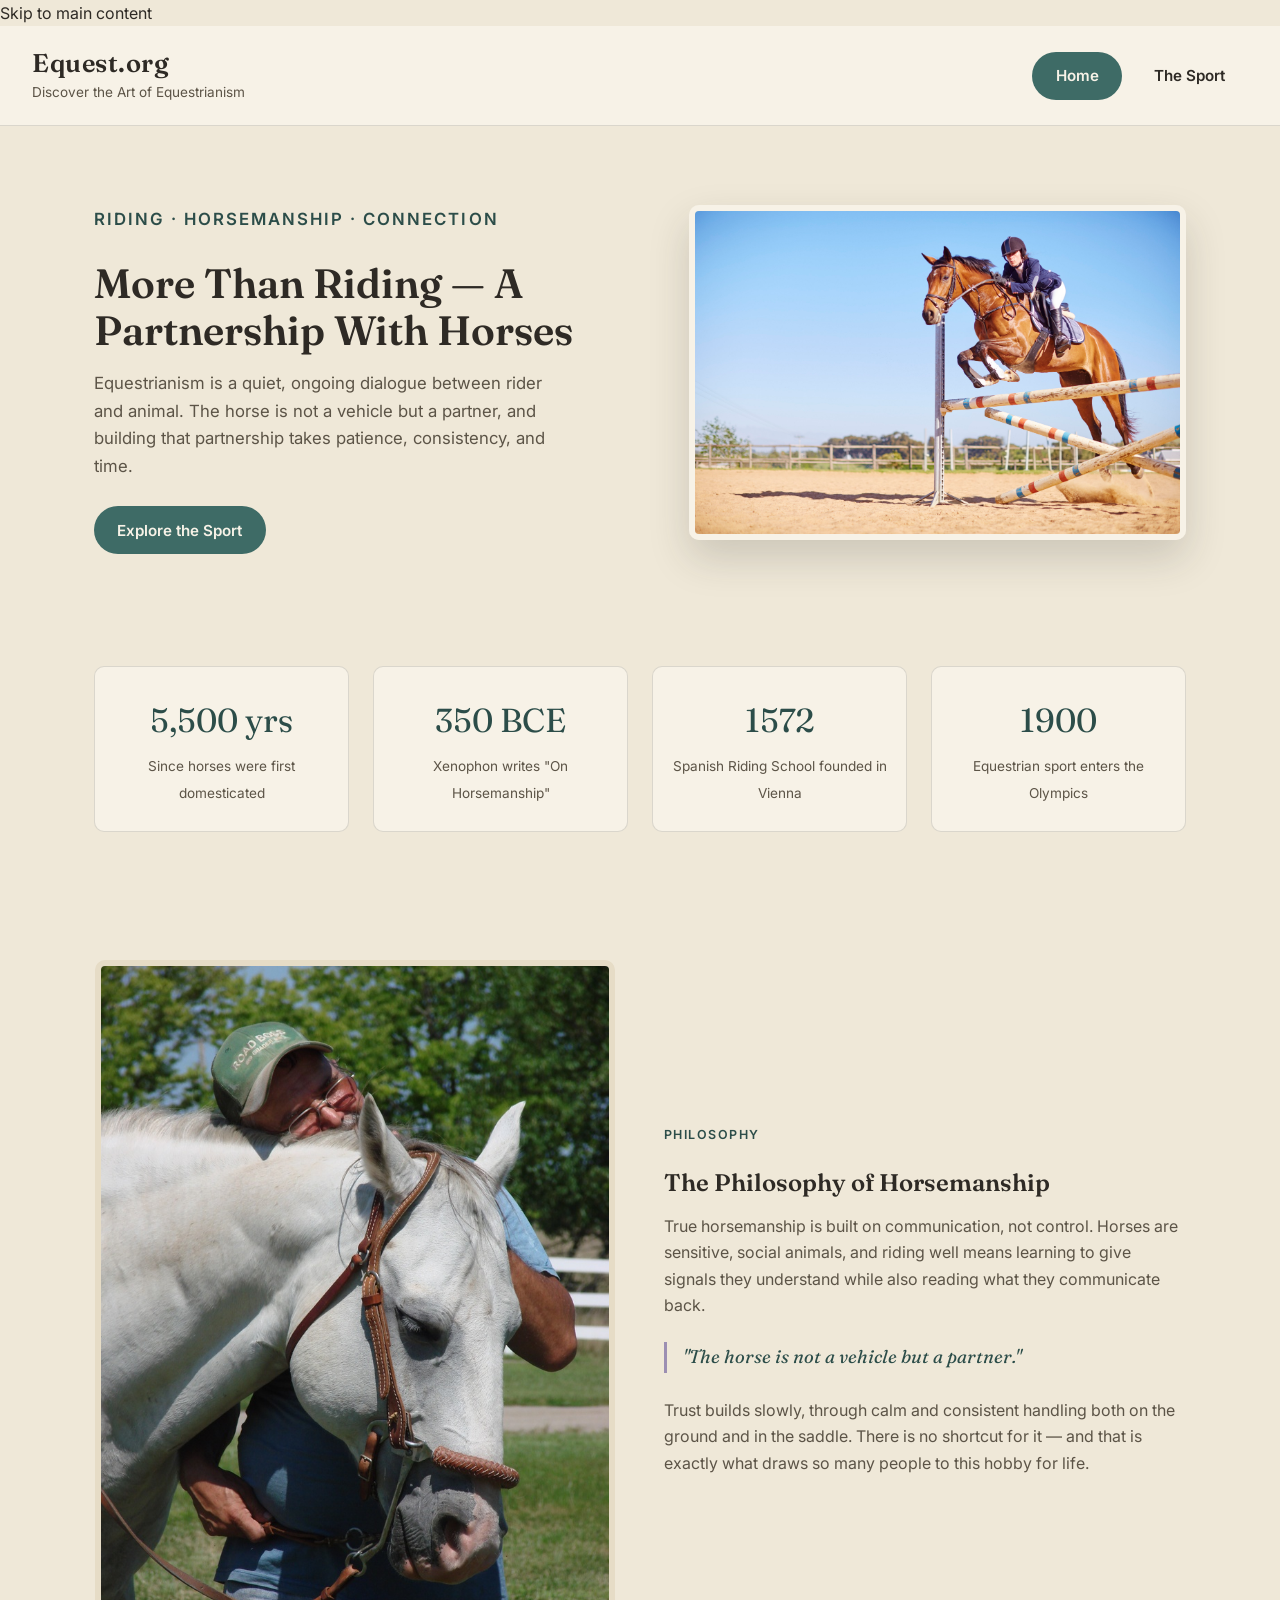
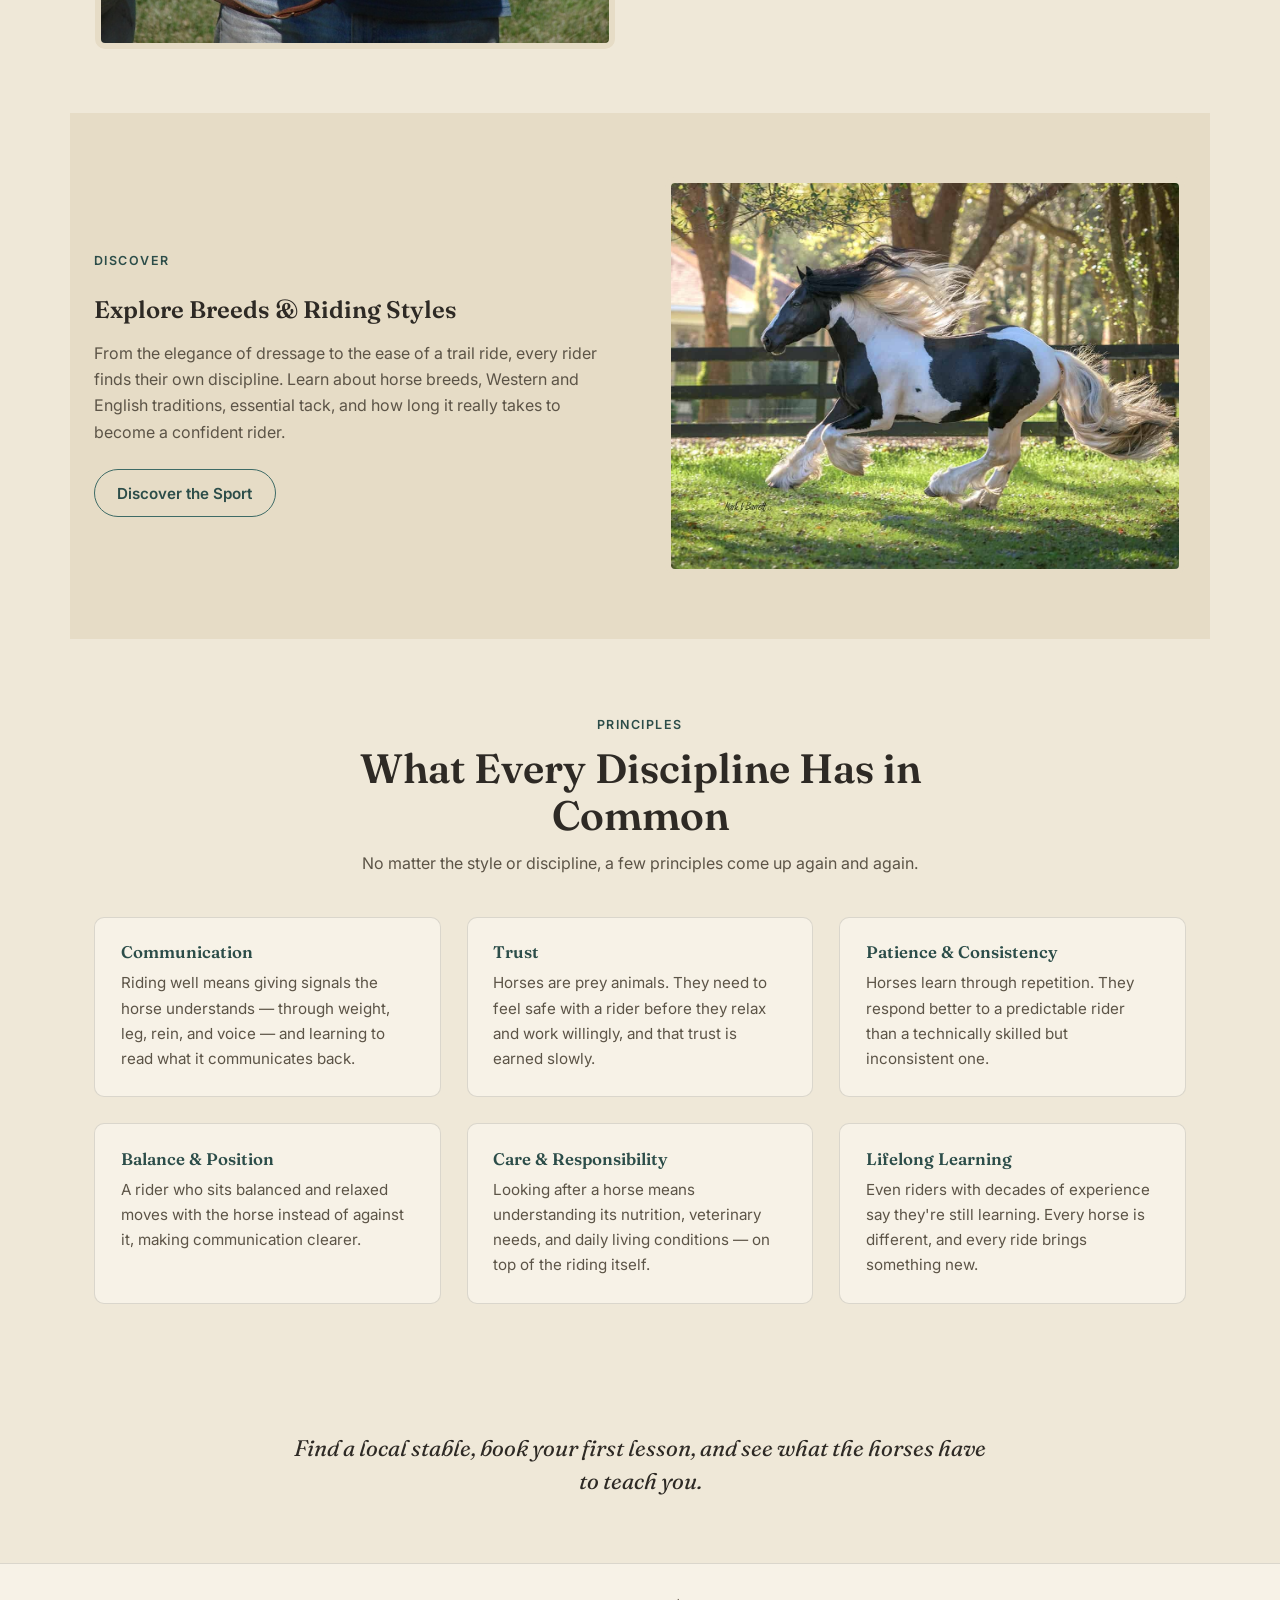
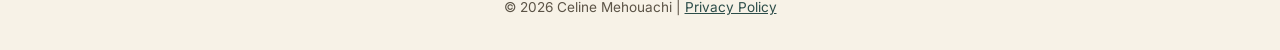
<file: index.html>
<!-- 
  Name: Celine Mehouachi
  Teacher: Mr. Hardman
  Course: Web Dev II
  School: Pembina Trails Collegiate
  Date Last Modified: 18th June 2026
  Sorry for not including comments it was too late when I 
  rememebered to.. :(
-->
<!DOCTYPE html>
<html lang="en">
<head>
  <meta charset="UTF-8" />
  <meta name="viewport" content="width=device-width, initial-scale=1.0" />
  <meta name="description" content="Information about horseback riding, horsemanship, breeds, and riding styles." />
  <title>Equest.org - Home</title>
  <link rel="preconnect" href="https://fonts.googleapis.com" />
  <link rel="preconnect" href="https://fonts.gstatic.com" crossorigin />
  <link href="https://fonts.googleapis.com/css2?family=Fraunces:opsz,wght@9..144,500;9..144,600&family=Inter:wght@400;500;600&display=swap" rel="stylesheet" />
  <link rel="stylesheet" href="Stylesheet.css"/>
</head>
<body>

  <a class="skip-link" href="#main">Skip to main content</a>

  <header class="header" role="banner">
    <div class="logo-container">
      <h1 class="logo">Equest.org</h1>
      <p class="tagline">Discover the Art of Equestrianism</p>
    </div>
    <nav class="nav" aria-label="Primary navigation">
      <ul>
        <li><a href="index.html" class="btn active">Home</a></li>
        <li><a href="sport.html" class="btn">The Sport</a></li>
      </ul>
    </nav>
  </header>

  <main id="main" tabindex="-1">

    <section class="hero">
      <div class="hero-text">
        <p class="eyebrow">Riding · Horsemanship · Connection</p>
        <h2>More Than Riding — A Partnership With Horses</h2>
        <p>Equestrianism is a quiet, ongoing dialogue between rider and animal. The horse is not a vehicle but a partner, and building that partnership takes patience, consistency, and time.</p>
        <a class="btn primary" href="sport.html">Explore the Sport</a>
      </div>
      <div class="hero-image">
        <img src="images/horseimage1.jpg" alt="A rider and horse walking together in an open field" />
      </div>
    </section>

    <section class="section">
      <div class="stat-strip">
        <div class="stat">
          <span class="stat-number">5,500 yrs</span>
          <span class="stat-label">Since horses were first domesticated</span>
        </div>
        <div class="stat">
          <span class="stat-number">350 BCE</span>
          <span class="stat-label">Xenophon writes "On Horsemanship"</span>
        </div>
        <div class="stat">
          <span class="stat-number">1572</span>
          <span class="stat-label">Spanish Riding School founded in Vienna</span>
        </div>
        <div class="stat">
          <span class="stat-number">1900</span>
          <span class="stat-label">Equestrian sport enters the Olympics</span>
        </div>
      </div>
    </section>

    <section class="info-block">
      <div class="info-image">
        <img src="images/horsemanship.jpg" alt="Close-up of a calm horse in a field" />
      </div>
      <div class="info-text">
        <p class="eyebrow">Philosophy</p>
        <h3>The Philosophy of Horsemanship</h3>
        <p>True horsemanship is built on communication, not control. Horses are sensitive, social animals, and riding well means learning to give signals they understand while also reading what they communicate back.</p>
        <p class="pull-line">"The horse is not a vehicle but a partner."</p>
        <p>Trust builds slowly, through calm and consistent handling both on the ground and in the saddle. There is no shortcut for it — and that is exactly what draws so many people to this hobby for life.</p>
      </div>
    </section>

    <section class="info-block reverse section-alt">
      <div class="info-image">
        <img src="images/rarehorsebreed.jpg" alt="A rider jumping a course on an English saddle" />
      </div>
      <div class="info-text">
        <p class="eyebrow">Discover</p>
        <h3>Explore Breeds & Riding Styles</h3>
        <p>From the elegance of dressage to the ease of a trail ride, every rider finds their own discipline. Learn about horse breeds, Western and English traditions, essential tack, and how long it really takes to become a confident rider.</p>
        <a class="btn secondary" href="sport.html">Discover the Sport</a>
      </div>
    </section>

    <section class="section">
      <div class="section-heading">
        <p class="eyebrow">Principles</p>
        <h2>What Every Discipline Has in Common</h2>
        <p>No matter the style or discipline, a few principles come up again and again.</p>
      </div>
      <div class="grid grid-3">
        <div class="card">
          <h4>Communication</h4>
          <p>Riding well means giving signals the horse understands — through weight, leg, rein, and voice — and learning to read what it communicates back.</p>
        </div>
        <div class="card">
          <h4>Trust</h4>
          <p>Horses are prey animals. They need to feel safe with a rider before they relax and work willingly, and that trust is earned slowly.</p>
        </div>
        <div class="card">
          <h4>Patience & Consistency</h4>
          <p>Horses learn through repetition. They respond better to a predictable rider than a technically skilled but inconsistent one.</p>
        </div>
        <div class="card">
          <h4>Balance & Position</h4>
          <p>A rider who sits balanced and relaxed moves with the horse instead of against it, making communication clearer.</p>
        </div>
        <div class="card">
          <h4>Care & Responsibility</h4>
          <p>Looking after a horse means understanding its nutrition, veterinary needs, and daily living conditions — on top of the riding itself.</p>
        </div>
        <div class="card">
          <h4>Lifelong Learning</h4>
          <p>Even riders with decades of experience say they're still learning. Every horse is different, and every ride brings something new.</p>
        </div>
      </div>
    </section>

    <section class="closing">
      <p>Find a local stable, book your first lesson, and see what the horses have to teach you.</p>
    </section>

  </main>

  <footer class="footer" role="contentinfo">
    <p>&copy; 2026 Celine Mehouachi | <a href="#">Privacy Policy</a></p>
  </footer>

</body>
</html>
</file>
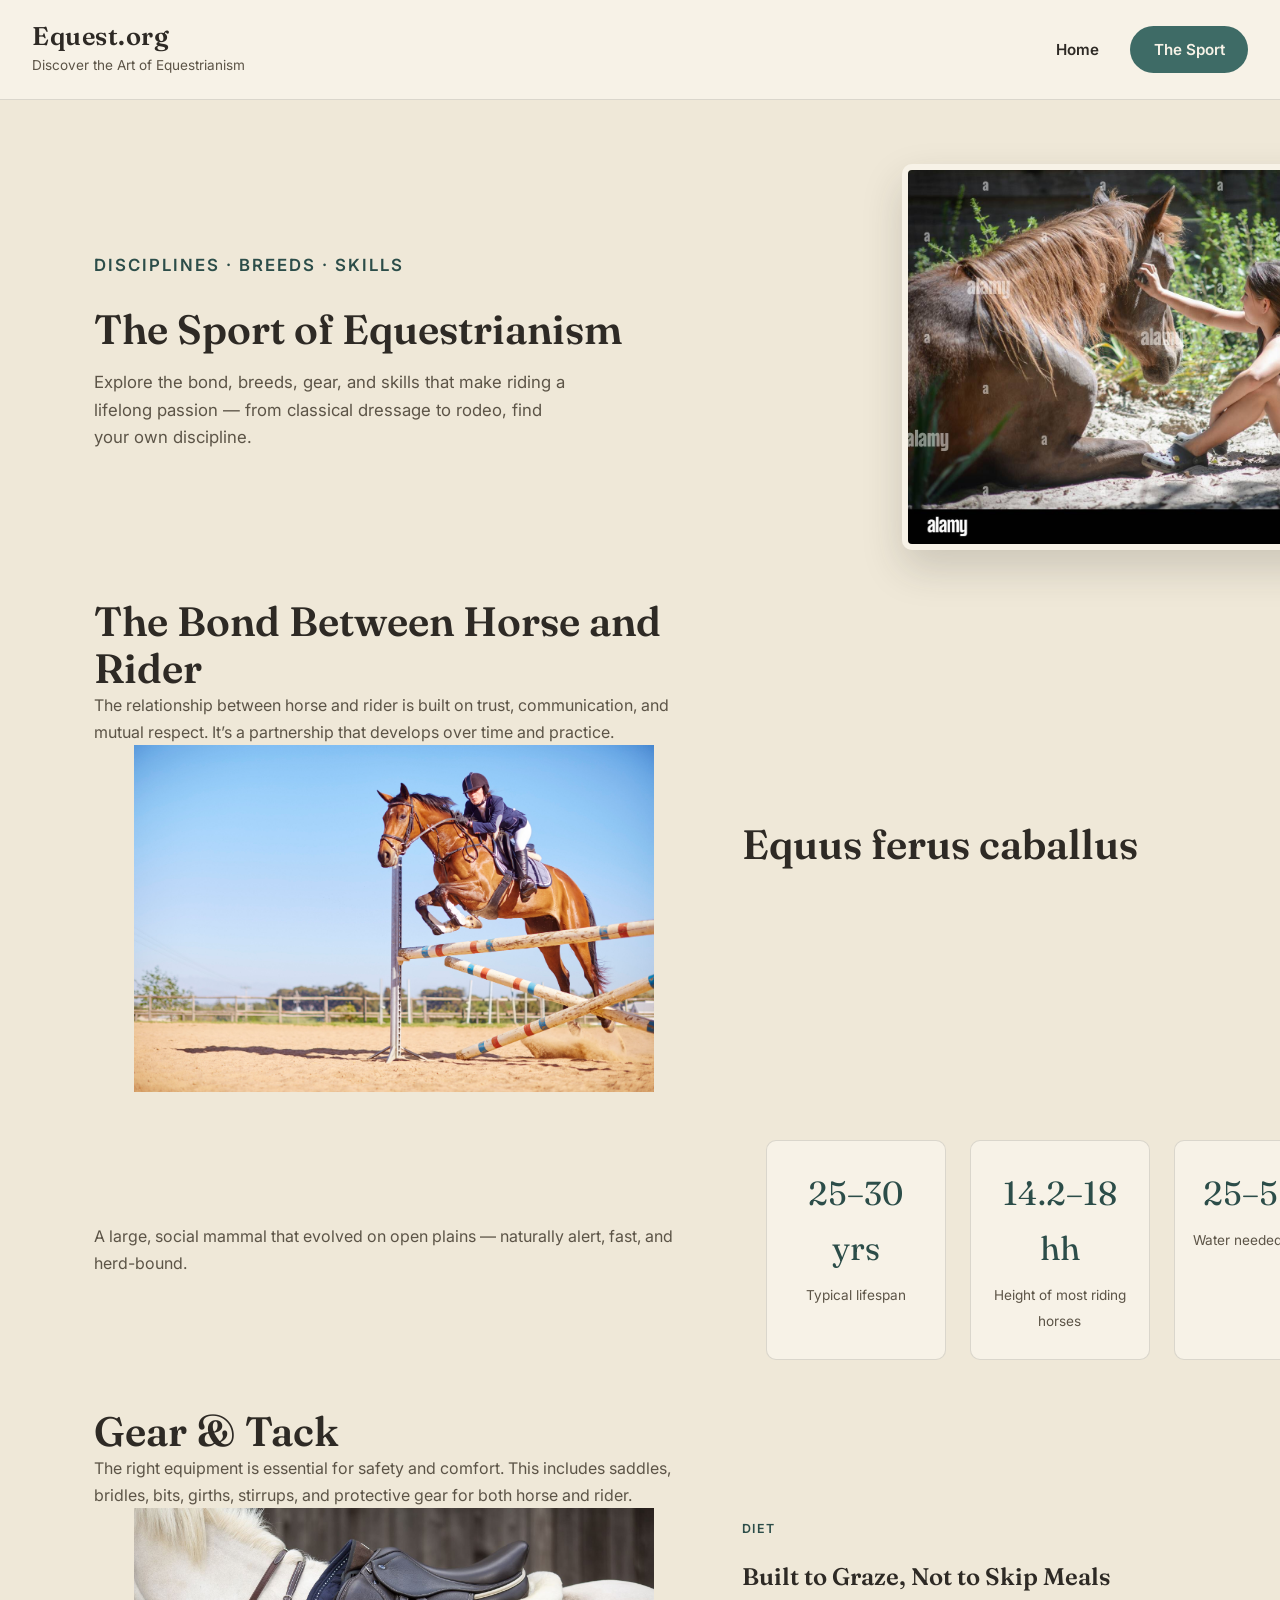
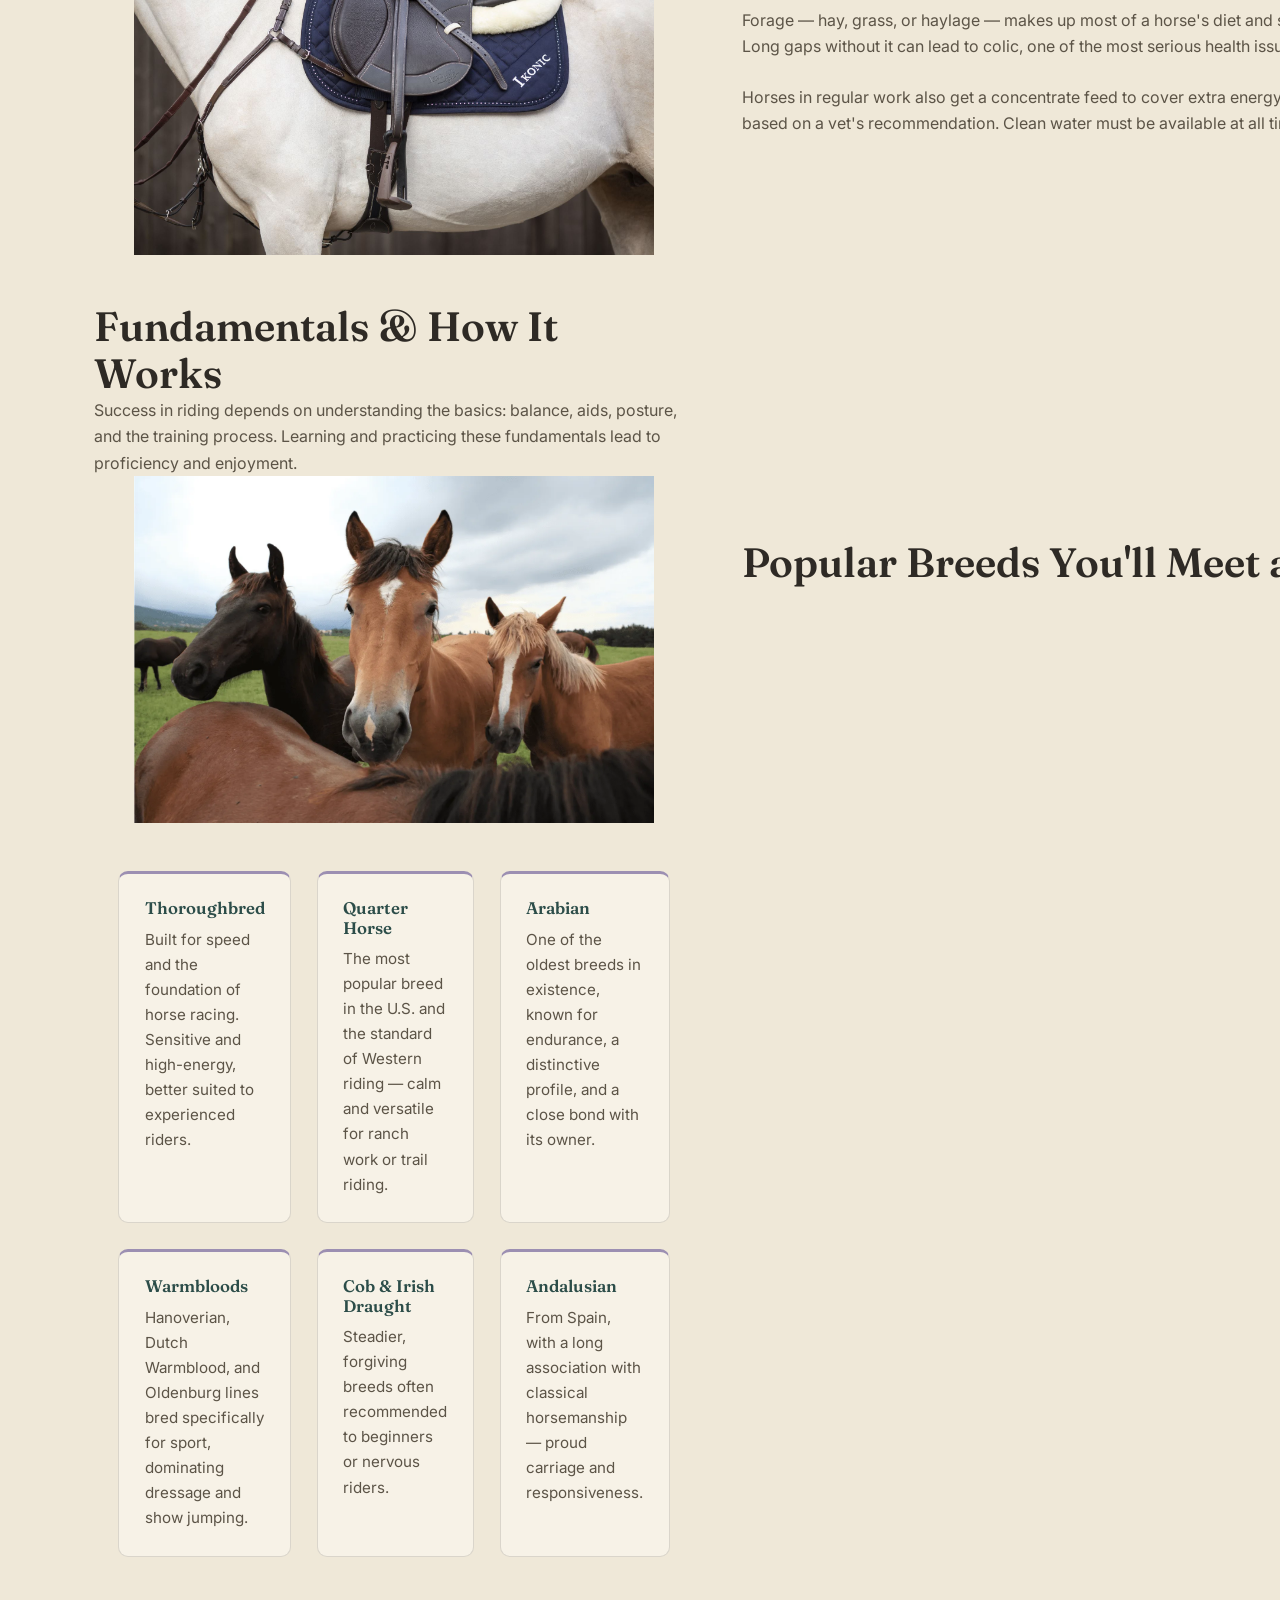
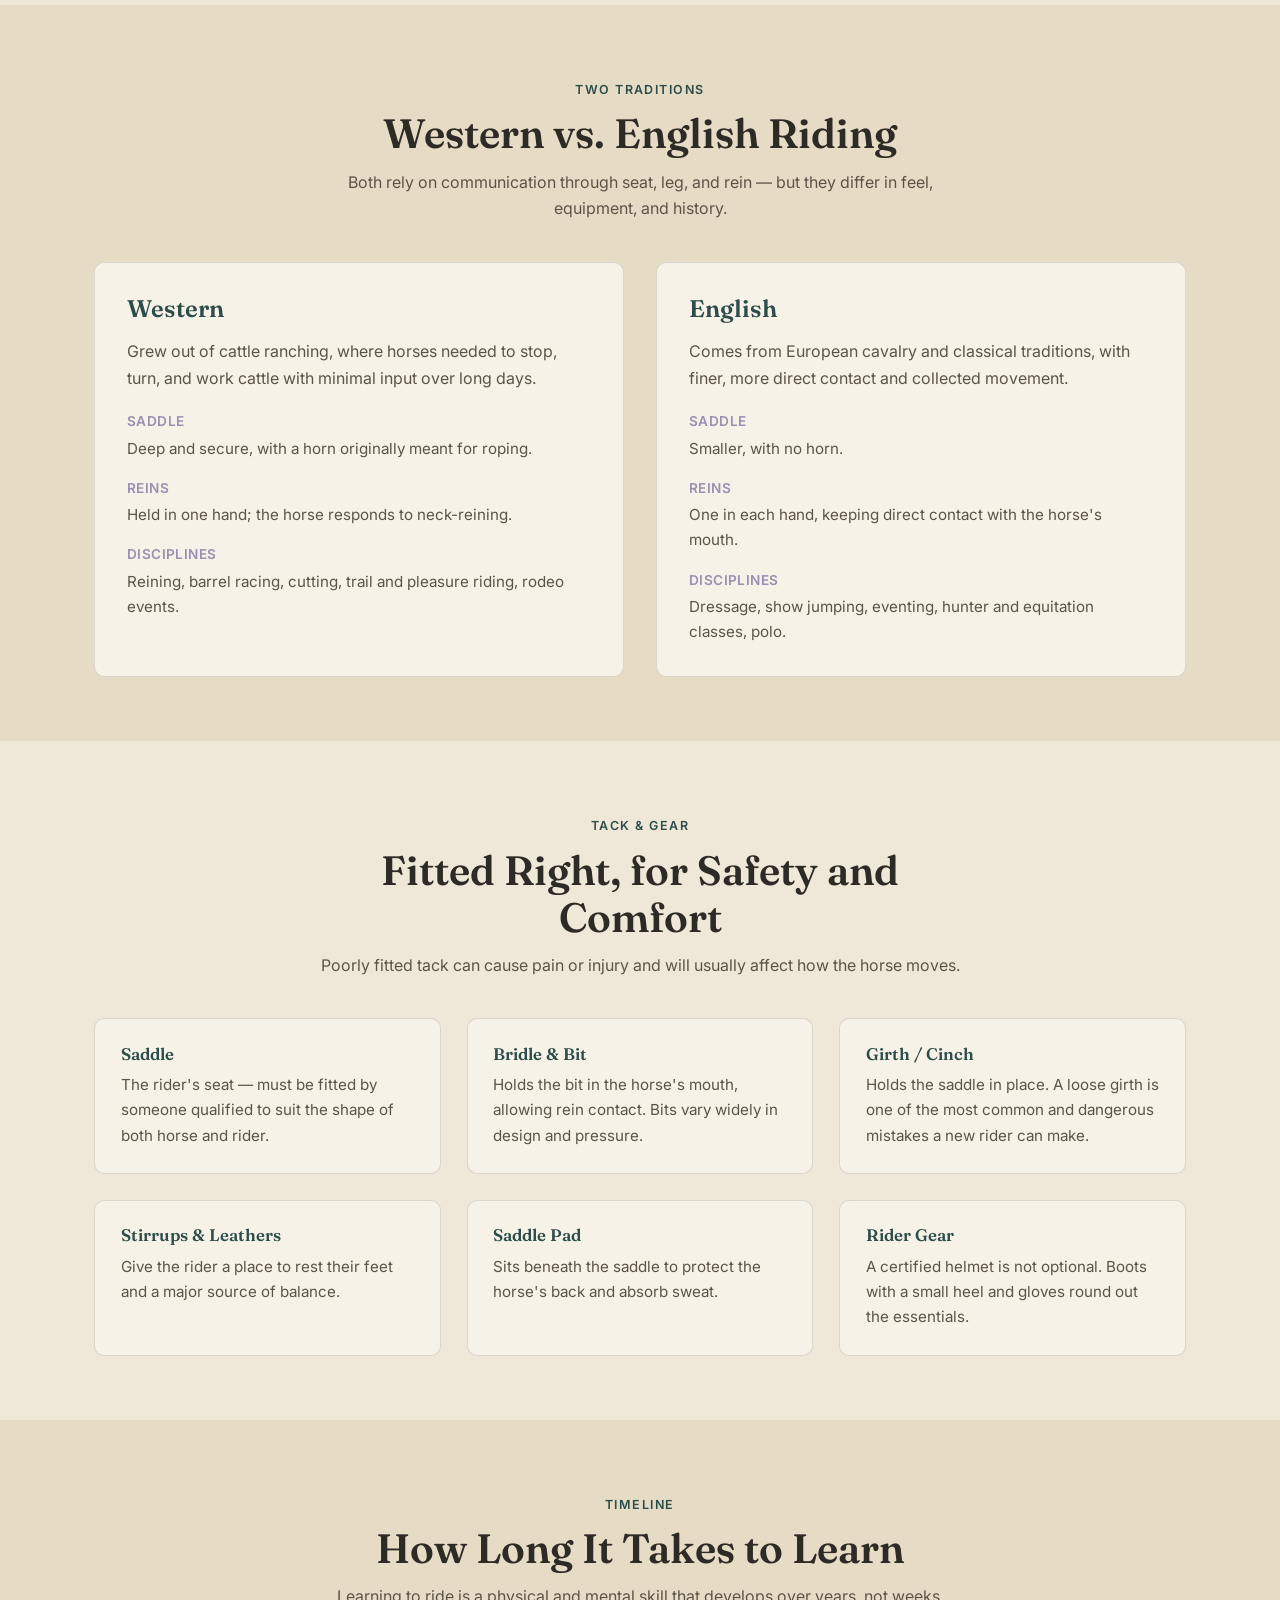
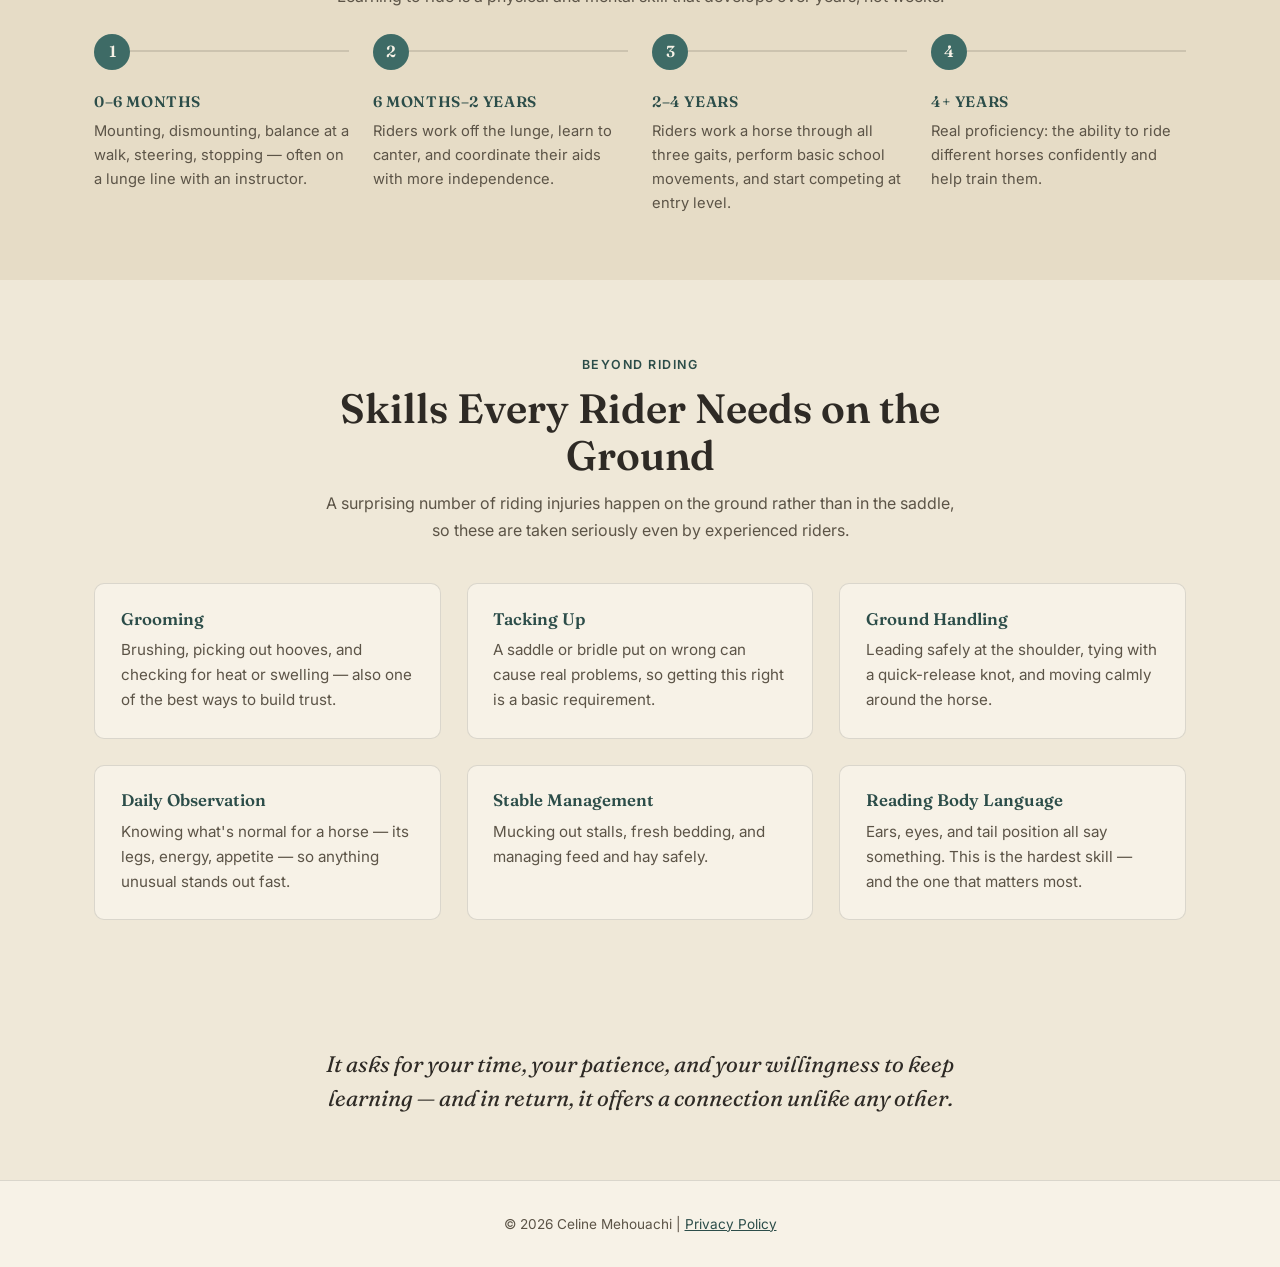
<file: sport.html>
<!-- 
  Name: Celine Mehouachi
  Teacher: Mr. Hardman
  Course: Web Dev II
  School: Pembina Trails Collegiate
  Date Last Modified: 18th June 2026
-->
<!DOCTYPE html>
<html lang="en">
<head>
<meta charset="UTF-8" />
<meta name="viewport" content="width=device-width, initial-scale=1.0" />
<title>Equest.org - The Sport</title>
<link rel="preconnect" href="https://fonts.googleapis.com" />
<link rel="preconnect" href="https://fonts.gstatic.com" crossorigin />
<link href="https://fonts.googleapis.com/css2?family=Fraunces:opsz,wght@9..144,500;9..144,600&family=Inter:wght@400;500;600&display=swap" rel="stylesheet" />
<link rel="stylesheet" href="Stylesheet.css" />
</head>
<body>

<header class="header">
  <div class="logo-container">
    <h1 class="logo">Equest.org</h1>
    <p class="tagline">Discover the Art of Equestrianism</p>
  </div>
  <nav class="nav">
    <ul>
      <li><a href="index.html" class="btn">Home</a></li>
      <li><a href="sport.html" class="btn active">The Sport</a></li>
    </ul>
  </nav>
</header>

<main>

  <section class="hero">
    <div class="hero-text">
      <p class="eyebrow">Disciplines · Breeds · Skills</p>
      <h2>The Sport of Equestrianism</h2>
      <p>Explore the bond, breeds, gear, and skills that make riding a lifelong passion — from classical dressage to rodeo, find your own discipline.</p>
    </div>
    <div class="hero-image">
      <img src="images/bondwithhorse.jpg" alt="A little girl giving a horse a pat" />
    </div>
    <section>
      <h2>The Bond Between Horse and Rider</h2>
      <p>The relationship between horse and rider is built on trust, communication, and mutual respect. It’s a partnership that develops over time and practice.</p>
      <div class="image-container">
        <img src="images/horseimage1.jpg" alt="Rider leading a horse in a paddock" />
      </div>
    </section>
      <h2>Equus ferus caballus</h2>
      <p>A large, social mammal that evolved on open plains — naturally alert, fast, and herd-bound.</p>
    </div>
    <div class="stat-strip">
      <div class="stat">
        <span class="stat-number">25–30 yrs</span>
        <span class="stat-label">Typical lifespan</span>
      </div>
      <div class="stat">
        <span class="stat-number">14.2–18 hh</span>
        <span class="stat-label">Height of most riding horses</span>
      </div>
      <div class="stat">
        <span class="stat-number">25–55 L</span>
        <span class="stat-label">Water needed per day</span>
      </div>
      <div class="stat">
        <span class="stat-number">2–3 hrs</span>
        <span class="stat-label">REM sleep, often standing up</span>
      </div>
    </div>
    <section>
      <h2>Gear & Tack</h2>
      <p>The right equipment is essential for safety and comfort. This includes saddles, bridles, bits, girths, stirrups, and protective gear for both horse and rider.</p>
      <div class="image-container">
        <img src="images/horsetack.jpg" alt="Selection of saddle and tack laid out" />
      </div>
    </section>
    </div>
    <div class="info-text">
      <p class="eyebrow">Diet</p>
      <h3>Built to Graze, Not to Skip Meals</h3>
      <p>Forage — hay, grass, or haylage — makes up most of a horse's diet and should be available almost constantly. Long gaps without it can lead to colic, one of the most serious health issues horses face.</p>
      <p>Horses in regular work also get a concentrate feed to cover extra energy demands, and sometimes supplements based on a vet's recommendation. Clean water must be available at all times, without exception.</p>
    </div>
    <section>
      <h2>Fundamentals & How It Works</h2>
      <p>Success in riding depends on understanding the basics: balance, aids, posture, and the training process. Learning and practicing these fundamentals lead to proficiency and enjoyment.</p>
      <div class="image-container">
        <img src="images/horses2.webp" alt="Thumbnail showing riding fundamentals" />
      </div>
    </section>
      <h2>Popular Breeds You'll Meet at the Stable</h2>
    </div>
    <div class="grid grid-3">
      <div class="card accent">
        <h4>Thoroughbred</h4>
        <p>Built for speed and the foundation of horse racing. Sensitive and high-energy, better suited to experienced riders.</p>
      </div>
      <div class="card accent">
        <h4>Quarter Horse</h4>
        <p>The most popular breed in the U.S. and the standard of Western riding — calm and versatile for ranch work or trail riding.</p>
      </div>
      <div class="card accent">
        <h4>Arabian</h4>
        <p>One of the oldest breeds in existence, known for endurance, a distinctive profile, and a close bond with its owner.</p>
      </div>
      <div class="card accent">
        <h4>Warmbloods</h4>
        <p>Hanoverian, Dutch Warmblood, and Oldenburg lines bred specifically for sport, dominating dressage and show jumping.</p>
      </div>
      <div class="card accent">
        <h4>Cob & Irish Draught</h4>
        <p>Steadier, forgiving breeds often recommended to beginners or nervous riders.</p>
      </div>
      <div class="card accent">
        <h4>Andalusian</h4>
        <p>From Spain, with a long association with classical horsemanship — proud carriage and responsiveness.</p>
      </div>
    </div>
  </section>

  <section class="section section-alt">
    <div class="section-heading">
      <p class="eyebrow">Two Traditions</p>
      <h2>Western vs. English Riding</h2>
      <p>Both rely on communication through seat, leg, and rein — but they differ in feel, equipment, and history.</p>
    </div>
    <div class="compare">
      <div class="compare-col">
        <h3>Western</h3>
        <p>Grew out of cattle ranching, where horses needed to stop, turn, and work cattle with minimal input over long days.</p>
        <dl>
          <dt>Saddle</dt>
          <dd>Deep and secure, with a horn originally meant for roping.</dd>
          <dt>Reins</dt>
          <dd>Held in one hand; the horse responds to neck-reining.</dd>
          <dt>Disciplines</dt>
          <dd>Reining, barrel racing, cutting, trail and pleasure riding, rodeo events.</dd>
        </dl>
      </div>
      <div class="compare-col">
        <h3>English</h3>
        <p>Comes from European cavalry and classical traditions, with finer, more direct contact and collected movement.</p>
        <dl>
          <dt>Saddle</dt>
          <dd>Smaller, with no horn.</dd>
          <dt>Reins</dt>
          <dd>One in each hand, keeping direct contact with the horse's mouth.</dd>
          <dt>Disciplines</dt>
          <dd>Dressage, show jumping, eventing, hunter and equitation classes, polo.</dd>
        </dl>
      </div>
    </div>
  </section>

  <section class="section">
    <div class="section-heading">
      <p class="eyebrow">Tack & Gear</p>
      <h2>Fitted Right, for Safety and Comfort</h2>
      <p>Poorly fitted tack can cause pain or injury and will usually affect how the horse moves.</p>
    </div>
    <div class="grid grid-3">
      <div class="card">
        <h4>Saddle</h4>
        <p>The rider's seat — must be fitted by someone qualified to suit the shape of both horse and rider.</p>
      </div>
      <div class="card">
        <h4>Bridle & Bit</h4>
        <p>Holds the bit in the horse's mouth, allowing rein contact. Bits vary widely in design and pressure.</p>
      </div>
      <div class="card">
        <h4>Girth / Cinch</h4>
        <p>Holds the saddle in place. A loose girth is one of the most common and dangerous mistakes a new rider can make.</p>
      </div>
      <div class="card">
        <h4>Stirrups & Leathers</h4>
        <p>Give the rider a place to rest their feet and a major source of balance.</p>
      </div>
      <div class="card">
        <h4>Saddle Pad</h4>
        <p>Sits beneath the saddle to protect the horse's back and absorb sweat.</p>
      </div>
      <div class="card">
        <h4>Rider Gear</h4>
        <p>A certified helmet is not optional. Boots with a small heel and gloves round out the essentials.</p>
      </div>
    </div>
  </section>

  <section class="section section-alt">
    <div class="section-heading">
      <p class="eyebrow">Timeline</p>
      <h2>How Long It Takes to Learn</h2>
      <p>Learning to ride is a physical and mental skill that develops over years, not weeks.</p>
    </div>
    <div class="timeline">
      <div class="timeline-item">
        <h4>0–6 Months</h4>
        <p>Mounting, dismounting, balance at a walk, steering, stopping — often on a lunge line with an instructor.</p>
      </div>
      <div class="timeline-item">
        <h4>6 Months–2 Years</h4>
        <p>Riders work off the lunge, learn to canter, and coordinate their aids with more independence.</p>
      </div>
      <div class="timeline-item">
        <h4>2–4 Years</h4>
        <p>Riders work a horse through all three gaits, perform basic school movements, and start competing at entry level.</p>
      </div>
      <div class="timeline-item">
        <h4>4+ Years</h4>
        <p>Real proficiency: the ability to ride different horses confidently and help train them.</p>
      </div>
    </div>
  </section>

  <section class="section">
    <div class="section-heading">
      <p class="eyebrow">Beyond Riding</p>
      <h2>Skills Every Rider Needs on the Ground</h2>
      <p>A surprising number of riding injuries happen on the ground rather than in the saddle, so these are taken seriously even by experienced riders.</p>
    </div>
    <div class="grid grid-3">
      <div class="card">
        <h4>Grooming</h4>
        <p>Brushing, picking out hooves, and checking for heat or swelling — also one of the best ways to build trust.</p>
      </div>
      <div class="card">
        <h4>Tacking Up</h4>
        <p>A saddle or bridle put on wrong can cause real problems, so getting this right is a basic requirement.</p>
      </div>
      <div class="card">
        <h4>Ground Handling</h4>
        <p>Leading safely at the shoulder, tying with a quick-release knot, and moving calmly around the horse.</p>
      </div>
      <div class="card">
        <h4>Daily Observation</h4>
        <p>Knowing what's normal for a horse — its legs, energy, appetite — so anything unusual stands out fast.</p>
      </div>
      <div class="card">
        <h4>Stable Management</h4>
        <p>Mucking out stalls, fresh bedding, and managing feed and hay safely.</p>
      </div>
      <div class="card">
        <h4>Reading Body Language</h4>
        <p>Ears, eyes, and tail position all say something. This is the hardest skill — and the one that matters most.</p>
      </div>
    </div>
  </section>

  <section class="closing">
    <p>It asks for your time, your patience, and your willingness to keep learning — and in return, it offers a connection unlike any other.</p>
  </section>

</main>

<footer class="footer">
  <p>&copy; 2026 Celine Mehouachi | <a href="#">Privacy Policy</a></p>
</footer>

</body>
</html>
</file>
<file: Stylesheet.css>
/*
  Palette: beige background, cool dark brown text, teal + lavender accents
*/

:root {
  --bg: #EFE8D8;
  --bg-alt: #E6DCC6;
  --surface: #F7F2E7;
  --ink: #2E2A25;
  --ink-soft: #5C5447;
  --teal: #3E6B66;
  --teal-deep: #2C4D49;
  --lavender: #9C8FB2;
  --lavender-soft: #DCD3E6;
  --line: rgba(46, 42, 37, 0.14);

  --font-display: 'Fraunces', Georgia, serif;
  --font-body: 'Inter', -apple-system, sans-serif;

  --radius: 10px;
  --max-width: 1140px;
}

* { margin: 0; padding: 0; box-sizing: border-box; }

html { scroll-behavior: smooth; }

body {
  background-color: var(--bg);
  color: var(--ink);
  font-family: var(--font-body);
  font-size: 16px;
  line-height: 1.65;
  -webkit-font-smoothing: antialiased;
}

img { display: block; max-width: 100%; height: auto; }

a { color: inherit; text-decoration: none; }

ul { list-style: none; }

h1, h2, h3, h4 {
  font-family: var(--font-display);
  color: var(--ink);
  font-weight: 600;
  line-height: 1.15;
}

h2 { font-size: clamp(1.9rem, 3.2vw, 2.6rem); }
h3 { font-size: clamp(1.25rem, 2vw, 1.5rem); }

p { color: var(--ink-soft); }

.section-inner {
  max-width: var(--max-width);
  margin: 0 auto;
  padding: 0 1.5rem;
}

:focus-visible {
  outline: 2px solid var(--teal);
  outline-offset: 3px;
}

.eyebrow {
  display: inline-block;
  font-family: var(--font-body);
  font-size: 0.78rem;
  font-weight: 600;
  letter-spacing: 0.12em;
  text-transform: uppercase;
  color: var(--teal-deep);
  margin-bottom: 0.6rem;
}

.btn {
  display: inline-block;
  font-family: var(--font-body);
  font-weight: 600;
  font-size: 0.95rem;
  padding: 0.65rem 1.4rem;
  border-radius: 999px;
  border: 1.5px solid transparent;
  transition: all 0.2s ease;
}

.btn.primary {
  background-color: var(--teal);
  color: var(--surface);
}
.btn.primary:hover { background-color: var(--teal-deep); }

.btn.secondary {
  background-color: transparent;
  color: var(--teal-deep);
  border-color: var(--teal);
}
.btn.secondary:hover {
  background-color: var(--teal);
  color: var(--surface);
}

.header {
  display: flex;
  justify-content: space-between;
  align-items: center;
  flex-wrap: wrap;
  gap: 1rem;
  padding: 1.4rem 2rem;
  background-color: var(--surface);
  border-bottom: 1px solid var(--line);
}

.logo {
  font-size: 1.6rem;
  letter-spacing: 0.02em;
}

.tagline {
  font-size: 0.85rem;
  color: var(--ink-soft);
  margin-top: 0.15rem;
}

.nav ul {
  display: flex;
  gap: 0.5rem;
}

.nav a.btn {
  background: transparent;
  color: var(--ink);
  border: 1.5px solid transparent;
}

.nav a.btn:hover {
  background-color: var(--lavender-soft);
}

.nav a.btn.active {
  background-color: var(--teal);
  color: var(--surface);
}

.hero {
  display: grid;
  grid-template-columns: 1.1fr 1fr;
  align-items: center;
  gap: 3rem;
  max-width: var(--max-width);
  margin: 0 auto;
  padding: 4rem 1.5rem 3rem;
}

.hero-text p {
  margin: 1rem 0 1.6rem;
  font-size: 1.05rem;
  max-width: 480px;
}

.hero-image img {
  border-radius: var(--radius);
  border: 6px solid var(--surface);
  box-shadow: 0 18px 40px rgba(46, 42, 37, 0.18);
}

/* Constrain and center content images to avoid them filling full layout */
.image-container,
.placeholder-image,
.video-placeholder,
.info-image {
  text-align: center;
}

.image-container img,
.placeholder-image img,
.video-placeholder img,
.info-image img,
.hero-image img {
  max-width: 520px;
  width: 100%;
  height: auto;
  margin: 0 auto;
  display: block;
}

.section {
  padding: 4rem 0;
}

.section-alt {
  background-color: var(--bg-alt);
}

.section-heading {
  max-width: 640px;
  margin: 0 auto 2.5rem;
  text-align: center;
}

.section-heading p {
  margin-top: 0.7rem;
}

.stat-strip {
  display: grid;
  grid-template-columns: repeat(auto-fit, minmax(180px, 1fr));
  gap: 1.5rem;
  max-width: var(--max-width);
  margin: 0 auto;
  padding: 0 1.5rem;
}

.stat {
  text-align: center;
  padding: 1.6rem 1rem;
  border-radius: var(--radius);
  background-color: var(--surface);
  border: 1px solid var(--line);
}

.stat .stat-number {
  display: block;
  font-family: var(--font-display);
  font-size: clamp(1.6rem, 2.6vw, 2.1rem);
  color: var(--teal-deep);
  margin-bottom: 0.3rem;
}

.stat .stat-label {
  font-size: 0.85rem;
  color: var(--ink-soft);
}

.info-block {
  display: grid;
  grid-template-columns: 1fr 1fr;
  align-items: center;
  gap: 3rem;
  max-width: var(--max-width);
  margin: 0 auto;
  padding: 4rem 1.5rem;
}

.info-block.reverse .info-image { order: 2; }
.info-block.reverse .info-text { order: 1; }

.info-image img {
  border-radius: var(--radius);
  border: 6px solid var(--bg-alt);
}

.info-text p {
  margin: 1rem 0 1.5rem;
}

.pull-line {
  font-family: var(--font-display);
  font-size: 1.15rem;
  color: var(--teal-deep);
  border-left: 3px solid var(--lavender);
  padding-left: 1rem;
  margin: 1.2rem 0;
  font-style: italic;
}

.grid {
  display: grid;
  gap: 1.6rem;
  max-width: var(--max-width);
  margin: 0 auto;
  padding: 0 1.5rem;
}

.grid-3 { grid-template-columns: repeat(3, 1fr); }
.grid-2 { grid-template-columns: repeat(2, 1fr); }

.card {
  background-color: var(--surface);
  border: 1px solid var(--line);
  border-radius: var(--radius);
  padding: 1.6rem;
}

.card h4 {
  font-size: 1.05rem;
  margin-bottom: 0.5rem;
  color: var(--teal-deep);
}

.card p {
  font-size: 0.95rem;
}

.card.accent {
  border-top: 3px solid var(--lavender);
}

.compare {
  display: grid;
  grid-template-columns: 1fr 1fr;
  gap: 2rem;
  max-width: var(--max-width);
  margin: 0 auto;
  padding: 0 1.5rem;
}

.compare-col {
  background-color: var(--surface);
  border-radius: var(--radius);
  border: 1px solid var(--line);
  padding: 2rem;
}

.compare-col h3 {
  color: var(--teal-deep);
  margin-bottom: 1rem;
}

.compare-col dl {
  margin-top: 1.2rem;
}

.compare-col dt {
  font-weight: 600;
  font-size: 0.85rem;
  letter-spacing: 0.03em;
  text-transform: uppercase;
  color: var(--lavender);
  margin-top: 1rem;
}

.compare-col dd {
  font-size: 0.95rem;
  color: var(--ink-soft);
  margin-top: 0.2rem;
}

/* ---------- Timeline ---------- */
.timeline {
  display: grid;
  grid-template-columns: repeat(4, 1fr);
  gap: 1.5rem;
  max-width: var(--max-width);
  margin: 0 auto;
  padding: 0 1.5rem;
  counter-reset: step;
}

.timeline-item {
  position: relative;
  padding-top: 2.6rem;
  border-top: 2px solid var(--line);
}

.timeline-item::before {
  counter-increment: step;
  content: counter(step);
  position: absolute;
  top: -18px;
  left: 0;
  width: 36px;
  height: 36px;
  border-radius: 50%;
  background-color: var(--teal);
  color: var(--surface);
  font-family: var(--font-display);
  font-weight: 600;
  display: flex;
  align-items: center;
  justify-content: center;
}

.timeline-item h4 {
  color: var(--teal-deep);
  font-size: 0.95rem;
  text-transform: uppercase;
  letter-spacing: 0.04em;
  margin-bottom: 0.5rem;
}

.timeline-item p {
  font-size: 0.92rem;
}

.closing {
  max-width: 760px;
  margin: 0 auto;
  padding: 4rem 1.5rem;
  text-align: center;
}

.closing p {
  font-family: var(--font-display);
  font-size: clamp(1.15rem, 2vw, 1.4rem);
  color: var(--ink);
  font-style: italic;
  line-height: 1.5;
}


.footer {
  text-align: center;
  padding: 2rem 1.5rem;
  background-color: var(--surface);
  border-top: 1px solid var(--line);
  font-size: 0.85rem;
  color: var(--ink-soft);
}

.footer a {
  color: var(--teal-deep);
  text-decoration: underline;
}

@media (max-width: 860px) {
  .hero, .info-block {
    grid-template-columns: 1fr;
  }

  .info-block.reverse .info-image { order: 1; }
  .info-block.reverse .info-text { order: 2; }

  .grid-3, .grid-2, .compare, .timeline {
    grid-template-columns: 1fr;
  }

  .header {
    flex-direction: column;
    text-align: center;
  }
}

@media (max-width: 480px) {
  .hero { padding: 2.5rem 1.2rem 2rem; }
  .section { padding: 3rem 0; }
}
</file>
